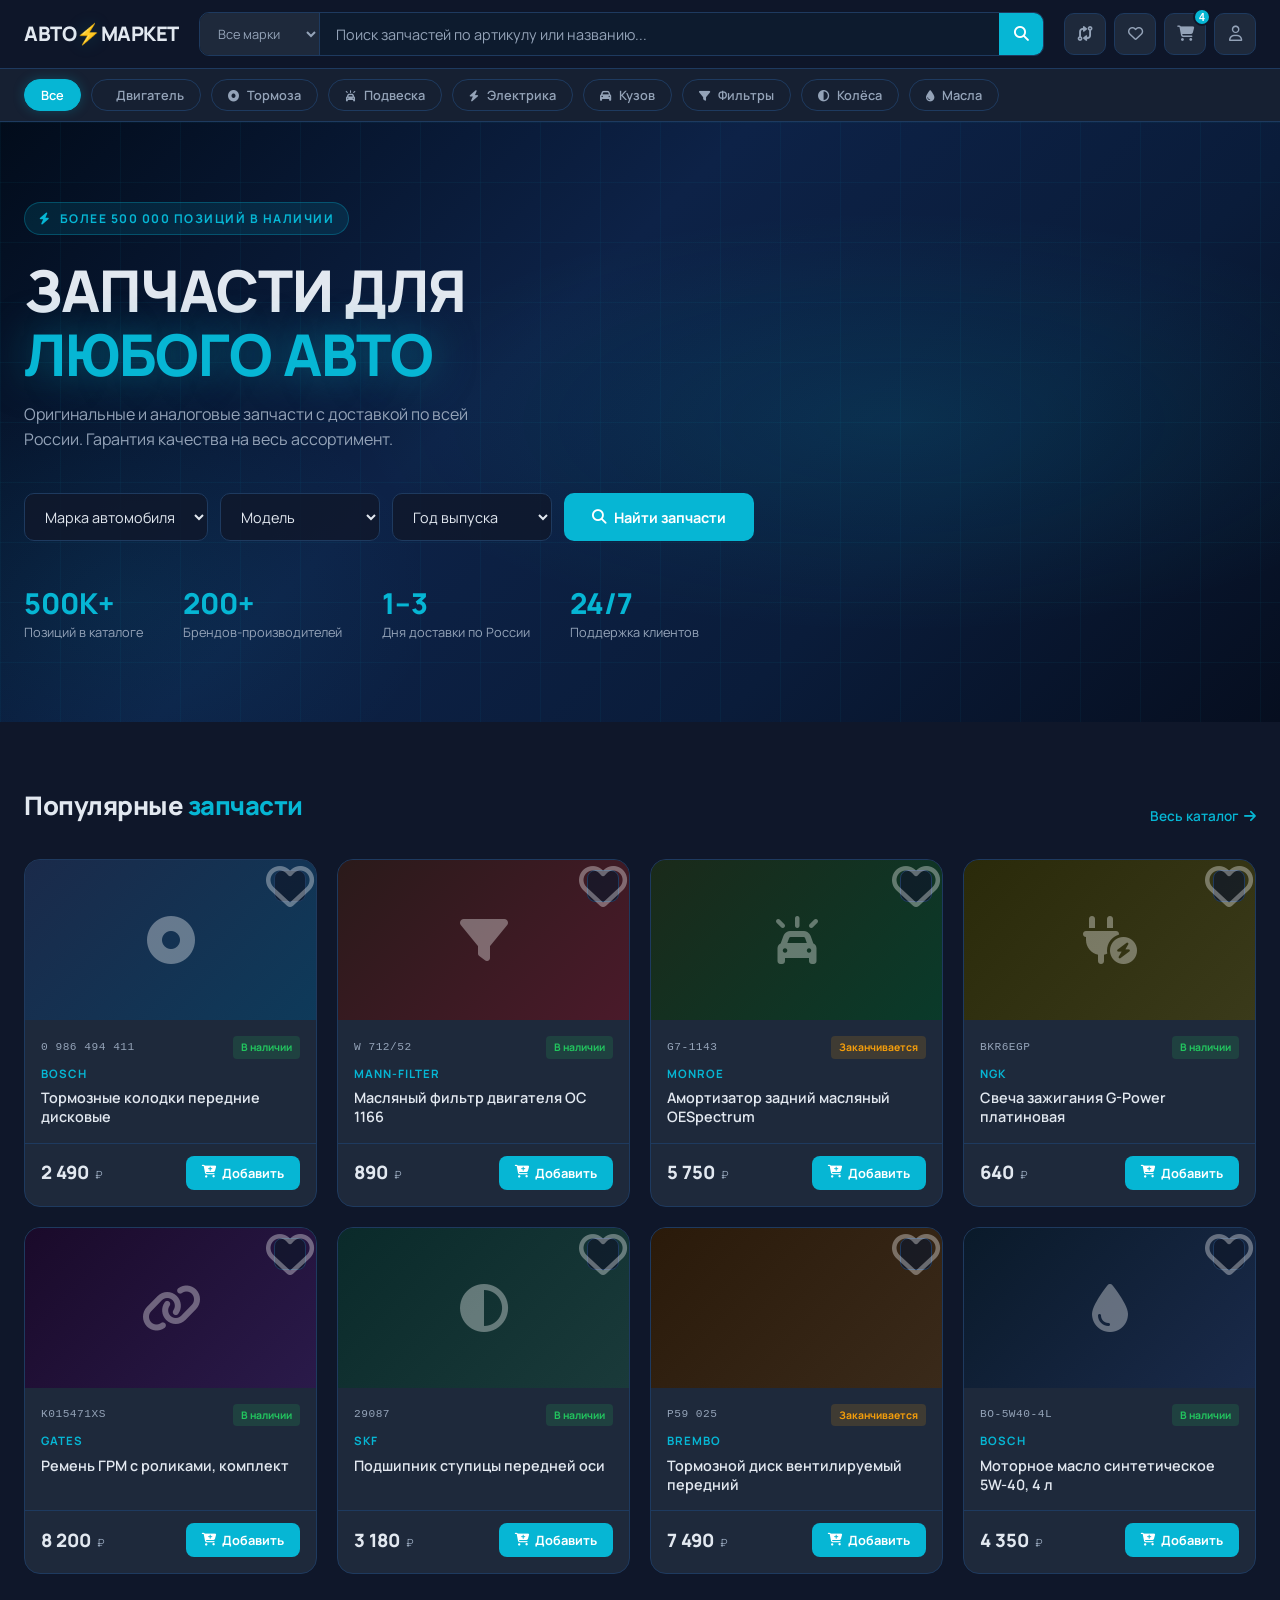
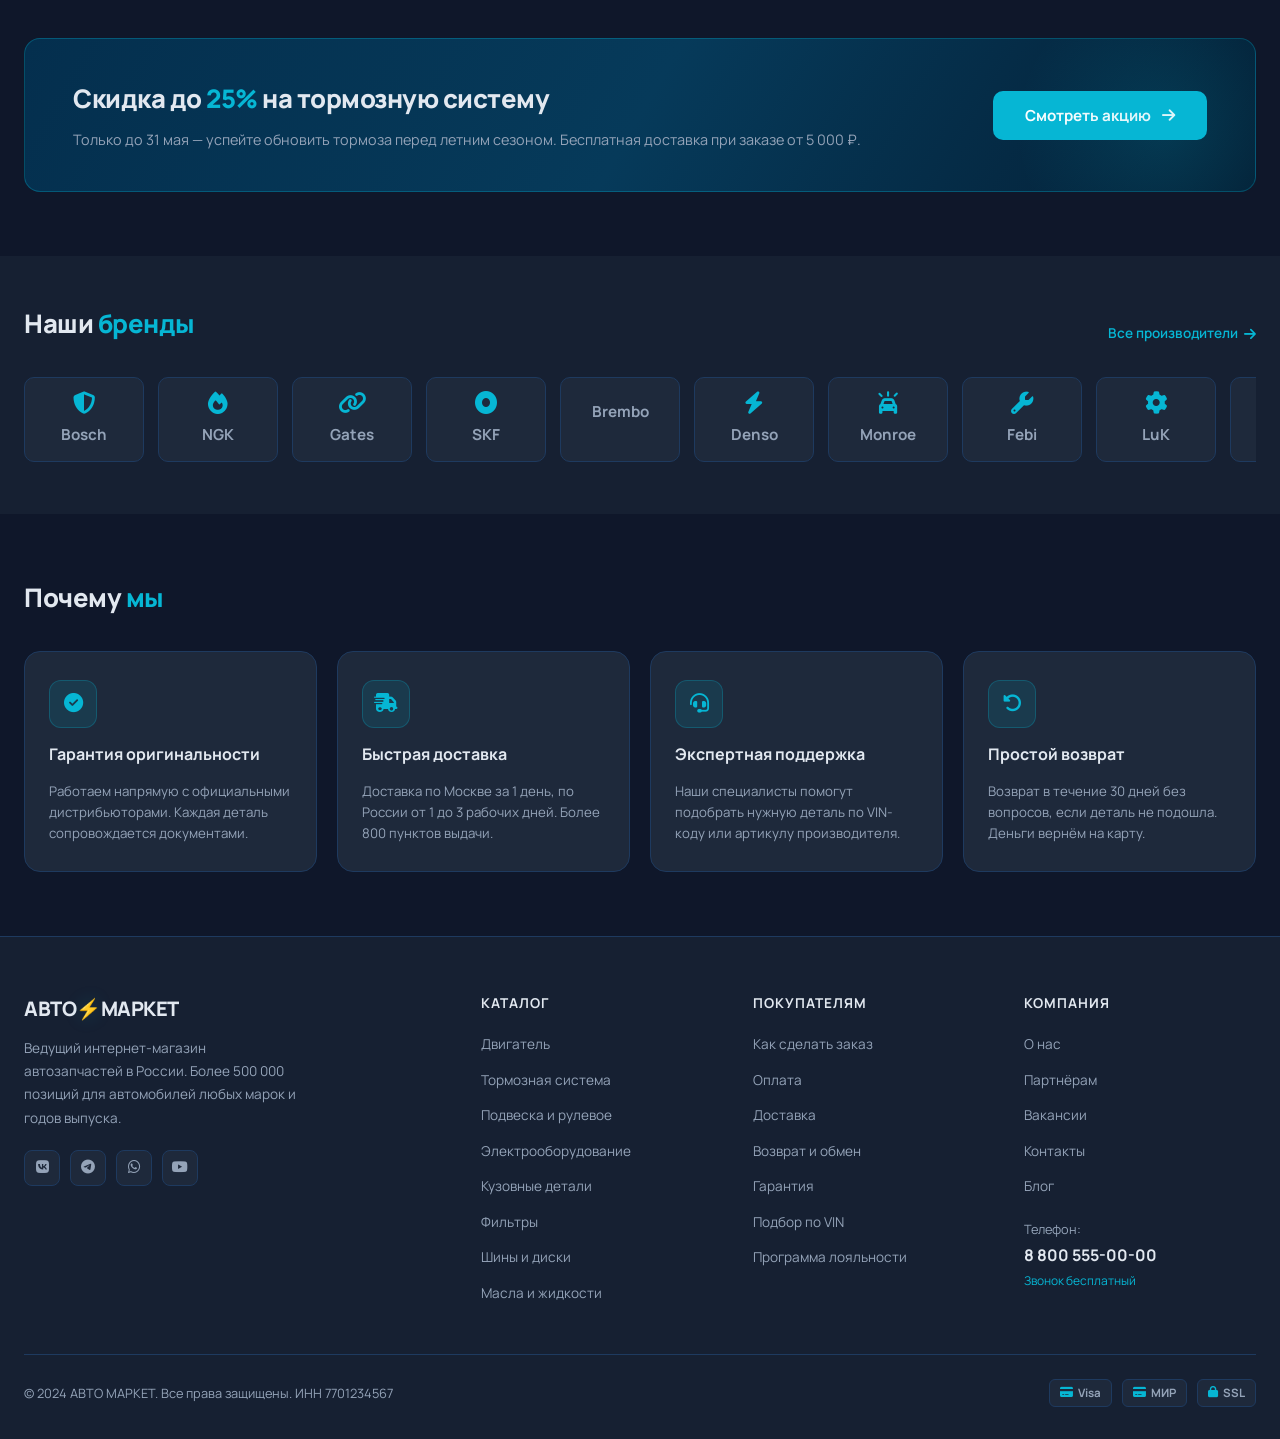
<file: templates/site2/index.html>
<!DOCTYPE html>
<html lang="ru">
<head>
  <meta charset="UTF-8" />
  <meta name="viewport" content="width=device-width, initial-scale=1.0" />
  <title>АВТО МАРКЕТ — Запчасти для любого авто</title>
  <link rel="preconnect" href="https://fonts.googleapis.com" />
  <link rel="preconnect" href="https://fonts.gstatic.com" crossorigin />
  <link href="https://fonts.googleapis.com/css2?family=Manrope:wght@400;500;600;700;800&display=swap" rel="stylesheet" />
  <link rel="stylesheet" href="https://cdnjs.cloudflare.com/ajax/libs/font-awesome/6.5.0/css/all.min.css" />
  <style>
    *, *::before, *::after { box-sizing: border-box; margin: 0; padding: 0; }

    :root {
      --bg-base:    #0f172a;
      --bg-card:    #1e293b;
      --bg-card2:   #162032;
      --bg-input:   #0d1b2e;
      --accent:     #06b6d4;
      --accent-h:   #0891b2;
      --accent-glow:#06b6d440;
      --text:       #e2e8f0;
      --text-muted: #94a3b8;
      --border:     #1e3a5f;
      --success:    #22c55e;
      --warning:    #f59e0b;
      --radius:     10px;
      --radius-lg:  16px;
    }

    html { scroll-behavior: smooth; }

    body {
      font-family: 'Manrope', sans-serif;
      background: var(--bg-base);
      color: var(--text);
      min-height: 100vh;
      line-height: 1.6;
    }

    a { text-decoration: none; color: inherit; }

    /* ─── SCROLLBAR ─────────────────────────────────────── */
    ::-webkit-scrollbar { width: 6px; height: 6px; }
    ::-webkit-scrollbar-track { background: var(--bg-base); }
    ::-webkit-scrollbar-thumb { background: var(--border); border-radius: 3px; }
    ::-webkit-scrollbar-thumb:hover { background: var(--accent); }

    /* ─── HEADER ────────────────────────────────────────── */
    header {
      position: sticky;
      top: 0;
      z-index: 100;
      background: rgba(15, 23, 42, 0.92);
      backdrop-filter: blur(16px);
      border-bottom: 1px solid var(--border);
    }

    .header-inner {
      max-width: 1280px;
      margin: 0 auto;
      padding: 0 24px;
      height: 68px;
      display: flex;
      align-items: center;
      gap: 20px;
    }

    .logo {
      font-size: 1.25rem;
      font-weight: 800;
      white-space: nowrap;
      letter-spacing: -0.5px;
      color: var(--text);
      flex-shrink: 0;
    }

    .logo span {
      color: var(--accent);
      text-shadow: 0 0 18px var(--accent-glow);
    }

    .search-wrap {
      flex: 1;
      display: flex;
      align-items: center;
      background: var(--bg-input);
      border: 1px solid var(--border);
      border-radius: var(--radius);
      overflow: hidden;
      transition: border-color .2s;
    }
    .search-wrap:focus-within { border-color: var(--accent); box-shadow: 0 0 0 3px var(--accent-glow); }

    .search-select {
      background: var(--bg-card);
      border: none;
      border-right: 1px solid var(--border);
      color: var(--text-muted);
      font-family: inherit;
      font-size: .8rem;
      padding: 0 14px;
      height: 42px;
      cursor: pointer;
      outline: none;
    }

    .search-input {
      flex: 1;
      background: transparent;
      border: none;
      color: var(--text);
      font-family: inherit;
      font-size: .9rem;
      padding: 0 16px;
      height: 42px;
      outline: none;
    }
    .search-input::placeholder { color: var(--text-muted); }

    .search-btn {
      background: var(--accent);
      border: none;
      color: #fff;
      width: 44px;
      height: 42px;
      cursor: pointer;
      display: flex;
      align-items: center;
      justify-content: center;
      font-size: .95rem;
      transition: background .2s;
      flex-shrink: 0;
    }
    .search-btn:hover { background: var(--accent-h); }

    .header-actions {
      display: flex;
      align-items: center;
      gap: 8px;
      flex-shrink: 0;
    }

    .icon-btn {
      position: relative;
      background: var(--bg-card);
      border: 1px solid var(--border);
      border-radius: var(--radius);
      color: var(--text-muted);
      width: 42px;
      height: 42px;
      display: flex;
      align-items: center;
      justify-content: center;
      cursor: pointer;
      font-size: .95rem;
      transition: border-color .2s, color .2s;
    }
    .icon-btn:hover { border-color: var(--accent); color: var(--accent); }

    .badge {
      position: absolute;
      top: -6px;
      right: -6px;
      background: var(--accent);
      color: #fff;
      font-size: .65rem;
      font-weight: 700;
      width: 18px;
      height: 18px;
      border-radius: 50%;
      display: flex;
      align-items: center;
      justify-content: center;
      border: 2px solid var(--bg-base);
    }

    /* ─── FILTER BAR ────────────────────────────────────── */
    .filter-bar {
      background: var(--bg-card2);
      border-bottom: 1px solid var(--border);
    }

    .filter-inner {
      max-width: 1280px;
      margin: 0 auto;
      padding: 0 24px;
      display: flex;
      align-items: center;
      gap: 10px;
      overflow-x: auto;
      height: 52px;
      scrollbar-width: none;
    }
    .filter-inner::-webkit-scrollbar { display: none; }

    .chip {
      white-space: nowrap;
      padding: 6px 16px;
      border-radius: 20px;
      border: 1px solid var(--border);
      background: transparent;
      color: var(--text-muted);
      font-family: inherit;
      font-size: .8rem;
      font-weight: 600;
      cursor: pointer;
      transition: all .2s;
      flex-shrink: 0;
    }
    .chip:hover, .chip.active {
      background: var(--accent);
      border-color: var(--accent);
      color: #fff;
      box-shadow: 0 0 12px var(--accent-glow);
    }

    /* ─── HERO ──────────────────────────────────────────── */
    .hero {
      background: linear-gradient(135deg, #020c1b 0%, #0d2247 40%, #0a1c3a 70%, #060e1f 100%);
      padding: 80px 24px;
      position: relative;
      overflow: hidden;
    }

    .hero::before {
      content: '';
      position: absolute;
      inset: 0;
      background:
        radial-gradient(ellipse 60% 50% at 70% 50%, rgba(6,182,212,.12) 0%, transparent 70%),
        radial-gradient(ellipse 40% 60% at 10% 80%, rgba(6,182,212,.07) 0%, transparent 60%);
      pointer-events: none;
    }

    .hero-grid-lines {
      position: absolute;
      inset: 0;
      background-image:
        linear-gradient(rgba(6,182,212,.05) 1px, transparent 1px),
        linear-gradient(90deg, rgba(6,182,212,.05) 1px, transparent 1px);
      background-size: 60px 60px;
      pointer-events: none;
    }

    .hero-content {
      max-width: 1280px;
      margin: 0 auto;
      position: relative;
    }

    .hero-label {
      display: inline-flex;
      align-items: center;
      gap: 8px;
      background: rgba(6,182,212,.12);
      border: 1px solid rgba(6,182,212,.3);
      color: var(--accent);
      font-size: .75rem;
      font-weight: 700;
      letter-spacing: 1.5px;
      text-transform: uppercase;
      padding: 6px 14px;
      border-radius: 20px;
      margin-bottom: 24px;
    }

    .hero h1 {
      font-size: clamp(2rem, 5vw, 3.6rem);
      font-weight: 800;
      line-height: 1.1;
      letter-spacing: -1px;
      max-width: 700px;
      margin-bottom: 16px;
    }

    .hero h1 .hl {
      color: var(--accent);
      text-shadow: 0 0 40px rgba(6,182,212,.5);
    }

    .hero p {
      color: var(--text-muted);
      font-size: 1rem;
      max-width: 500px;
      margin-bottom: 40px;
    }

    .hero-form {
      display: flex;
      flex-wrap: wrap;
      gap: 12px;
      align-items: center;
    }

    .hero-select {
      background: rgba(15,23,42,.8);
      border: 1px solid var(--border);
      border-radius: var(--radius);
      color: var(--text);
      font-family: inherit;
      font-size: .9rem;
      padding: 0 16px;
      height: 48px;
      cursor: pointer;
      outline: none;
      min-width: 160px;
      transition: border-color .2s;
    }
    .hero-select:focus { border-color: var(--accent); }

    .hero-cta {
      background: var(--accent);
      color: #fff;
      border: none;
      border-radius: var(--radius);
      font-family: inherit;
      font-size: .9rem;
      font-weight: 700;
      padding: 0 28px;
      height: 48px;
      cursor: pointer;
      display: flex;
      align-items: center;
      gap: 8px;
      transition: background .2s, box-shadow .2s;
      white-space: nowrap;
    }
    .hero-cta:hover {
      background: var(--accent-h);
      box-shadow: 0 0 24px rgba(6,182,212,.45);
    }

    .hero-stats {
      display: flex;
      gap: 40px;
      margin-top: 48px;
      flex-wrap: wrap;
    }

    .stat-item { }
    .stat-num {
      font-size: 1.8rem;
      font-weight: 800;
      color: var(--accent);
      line-height: 1;
    }
    .stat-label { font-size: .8rem; color: var(--text-muted); margin-top: 4px; }

    /* ─── SECTION TITLES ────────────────────────────────── */
    .section { padding: 64px 24px; }
    .section-inner { max-width: 1280px; margin: 0 auto; }

    .section-head {
      display: flex;
      align-items: flex-end;
      justify-content: space-between;
      margin-bottom: 32px;
      gap: 16px;
      flex-wrap: wrap;
    }

    .section-title {
      font-size: 1.6rem;
      font-weight: 800;
      letter-spacing: -0.5px;
    }

    .section-title span { color: var(--accent); }

    .see-all {
      color: var(--accent);
      font-size: .85rem;
      font-weight: 600;
      display: flex;
      align-items: center;
      gap: 6px;
      white-space: nowrap;
      transition: gap .2s;
    }
    .see-all:hover { gap: 10px; }

    /* ─── PRODUCT GRID ──────────────────────────────────── */
    .product-grid {
      display: grid;
      grid-template-columns: repeat(4, 1fr);
      gap: 20px;
    }

    .product-card {
      background: var(--bg-card);
      border: 1px solid var(--border);
      border-radius: var(--radius-lg);
      overflow: hidden;
      display: flex;
      flex-direction: column;
      transition: border-color .2s, transform .2s, box-shadow .2s;
      position: relative;
    }
    .product-card:hover {
      border-color: var(--accent);
      transform: translateY(-4px);
      box-shadow: 0 16px 40px rgba(0,0,0,.4), 0 0 0 1px var(--accent-glow);
    }

    .card-image {
      height: 160px;
      display: flex;
      align-items: center;
      justify-content: center;
      position: relative;
      overflow: hidden;
    }

    .card-image i {
      font-size: 3rem;
      opacity: .35;
      color: #fff;
      position: relative;
      z-index: 1;
    }

    .img-g1  { background: linear-gradient(135deg, #1a2a4a, #0e3a5a); }
    .img-g2  { background: linear-gradient(135deg, #2a1a1a, #4a1a2a); }
    .img-g3  { background: linear-gradient(135deg, #1a2a1a, #0a3a2a); }
    .img-g4  { background: linear-gradient(135deg, #2a2a0a, #3a3a1a); }
    .img-g5  { background: linear-gradient(135deg, #1a0a2a, #2a1a4a); }
    .img-g6  { background: linear-gradient(135deg, #0a2a2a, #1a3a3a); }
    .img-g7  { background: linear-gradient(135deg, #2a1a0a, #3a2a1a); }
    .img-g8  { background: linear-gradient(135deg, #0a1a2a, #1a2a4a); }

    .card-wishlist {
      position: absolute;
      top: 10px;
      right: 10px;
      background: rgba(15,23,42,.7);
      border: 1px solid var(--border);
      border-radius: 8px;
      width: 32px;
      height: 32px;
      display: flex;
      align-items: center;
      justify-content: center;
      color: var(--text-muted);
      font-size: .8rem;
      cursor: pointer;
      transition: all .2s;
      z-index: 2;
    }
    .card-wishlist:hover { color: #f87171; border-color: #f87171; }

    .card-body {
      padding: 16px;
      flex: 1;
      display: flex;
      flex-direction: column;
      gap: 6px;
    }

    .card-meta {
      display: flex;
      align-items: center;
      justify-content: space-between;
    }

    .part-number {
      font-size: .7rem;
      color: var(--text-muted);
      font-family: 'Courier New', monospace;
      letter-spacing: .5px;
    }

    .stock-badge {
      font-size: .65rem;
      font-weight: 700;
      padding: 3px 8px;
      border-radius: 4px;
    }
    .stock-in    { background: rgba(34,197,94,.15);  color: var(--success); }
    .stock-low   { background: rgba(245,158,11,.15); color: var(--warning); }

    .card-brand {
      font-size: .72rem;
      font-weight: 700;
      color: var(--accent);
      text-transform: uppercase;
      letter-spacing: 1px;
    }

    .card-name {
      font-size: .9rem;
      font-weight: 600;
      color: var(--text);
      line-height: 1.3;
    }

    .card-footer {
      padding: 12px 16px 16px;
      display: flex;
      align-items: center;
      justify-content: space-between;
      gap: 10px;
      border-top: 1px solid var(--border);
      margin-top: auto;
    }

    .card-price {
      font-size: 1.15rem;
      font-weight: 800;
      color: var(--text);
    }
    .card-price small {
      font-size: .7rem;
      color: var(--text-muted);
      font-weight: 400;
      margin-left: 2px;
    }

    .add-btn {
      background: var(--accent);
      color: #fff;
      border: none;
      border-radius: 8px;
      font-family: inherit;
      font-size: .8rem;
      font-weight: 700;
      padding: 8px 16px;
      cursor: pointer;
      display: flex;
      align-items: center;
      gap: 6px;
      transition: background .2s, box-shadow .2s;
      white-space: nowrap;
    }
    .add-btn:hover {
      background: var(--accent-h);
      box-shadow: 0 0 16px var(--accent-glow);
    }

    /* ─── BRANDS ────────────────────────────────────────── */
    .brands-section { background: var(--bg-card2); padding: 48px 24px; }

    .brands-scroll {
      display: flex;
      gap: 14px;
      overflow-x: auto;
      padding-bottom: 4px;
      scrollbar-width: none;
    }
    .brands-scroll::-webkit-scrollbar { display: none; }

    .brand-chip {
      flex-shrink: 0;
      background: var(--bg-card);
      border: 1px solid var(--border);
      border-radius: var(--radius);
      padding: 14px 28px;
      font-weight: 700;
      font-size: .95rem;
      color: var(--text-muted);
      cursor: pointer;
      transition: all .2s;
      display: flex;
      flex-direction: column;
      align-items: center;
      gap: 8px;
      min-width: 120px;
    }
    .brand-chip i { font-size: 1.4rem; color: var(--accent); }
    .brand-chip:hover {
      border-color: var(--accent);
      color: var(--text);
      box-shadow: 0 0 16px var(--accent-glow);
      transform: translateY(-2px);
    }

    /* ─── WHY US ────────────────────────────────────────── */
    .features-grid {
      display: grid;
      grid-template-columns: repeat(4, 1fr);
      gap: 20px;
    }

    .feature-card {
      background: var(--bg-card);
      border: 1px solid var(--border);
      border-radius: var(--radius-lg);
      padding: 28px 24px;
      display: flex;
      flex-direction: column;
      gap: 14px;
      transition: border-color .2s, transform .2s;
    }
    .feature-card:hover {
      border-color: var(--accent);
      transform: translateY(-3px);
    }

    .feature-icon {
      width: 48px;
      height: 48px;
      border-radius: 12px;
      background: rgba(6,182,212,.12);
      border: 1px solid rgba(6,182,212,.25);
      display: flex;
      align-items: center;
      justify-content: center;
      font-size: 1.2rem;
      color: var(--accent);
    }

    .feature-card h3 {
      font-size: 1rem;
      font-weight: 700;
    }

    .feature-card p {
      font-size: .83rem;
      color: var(--text-muted);
      line-height: 1.55;
    }

    /* ─── PROMO BANNER ──────────────────────────────────── */
    .promo-banner {
      margin: 0 24px 64px;
      max-width: 1280px;
      margin-left: auto;
      margin-right: auto;
      background: linear-gradient(120deg, #042f4e 0%, #063a5a 50%, #041f35 100%);
      border: 1px solid rgba(6,182,212,.3);
      border-radius: var(--radius-lg);
      padding: 40px 48px;
      display: flex;
      align-items: center;
      justify-content: space-between;
      gap: 32px;
      position: relative;
      overflow: hidden;
    }
    .promo-banner::after {
      content: '';
      position: absolute;
      right: -60px;
      top: -60px;
      width: 300px;
      height: 300px;
      border-radius: 50%;
      background: radial-gradient(circle, rgba(6,182,212,.15) 0%, transparent 70%);
      pointer-events: none;
    }

    .promo-text h2 { font-size: 1.6rem; font-weight: 800; letter-spacing: -.5px; }
    .promo-text h2 span { color: var(--accent); }
    .promo-text p { color: var(--text-muted); font-size: .9rem; margin-top: 8px; }

    .promo-btn {
      background: var(--accent);
      color: #fff;
      border: none;
      border-radius: var(--radius);
      font-family: inherit;
      font-size: .95rem;
      font-weight: 700;
      padding: 14px 32px;
      cursor: pointer;
      white-space: nowrap;
      flex-shrink: 0;
      transition: background .2s, box-shadow .2s;
    }
    .promo-btn:hover {
      background: var(--accent-h);
      box-shadow: 0 0 24px var(--accent-glow);
    }

    /* ─── FOOTER ────────────────────────────────────────── */
    footer {
      background: var(--bg-card2);
      border-top: 1px solid var(--border);
      padding: 56px 24px 32px;
    }

    .footer-inner {
      max-width: 1280px;
      margin: 0 auto;
    }

    .footer-top {
      display: grid;
      grid-template-columns: 1.8fr 1fr 1fr 1fr;
      gap: 40px;
      margin-bottom: 48px;
    }

    .footer-brand p {
      color: var(--text-muted);
      font-size: .85rem;
      margin-top: 12px;
      line-height: 1.7;
      max-width: 280px;
    }

    .footer-socials {
      display: flex;
      gap: 10px;
      margin-top: 20px;
    }

    .social-btn {
      width: 36px;
      height: 36px;
      border-radius: 8px;
      background: var(--bg-card);
      border: 1px solid var(--border);
      display: flex;
      align-items: center;
      justify-content: center;
      color: var(--text-muted);
      font-size: .9rem;
      cursor: pointer;
      transition: all .2s;
    }
    .social-btn:hover { border-color: var(--accent); color: var(--accent); }

    .footer-col h4 {
      font-size: .85rem;
      font-weight: 700;
      text-transform: uppercase;
      letter-spacing: 1px;
      color: var(--text);
      margin-bottom: 16px;
    }

    .footer-col ul {
      list-style: none;
      display: flex;
      flex-direction: column;
      gap: 10px;
    }

    .footer-col ul li a {
      color: var(--text-muted);
      font-size: .85rem;
      transition: color .2s;
    }
    .footer-col ul li a:hover { color: var(--accent); }

    .footer-bottom {
      border-top: 1px solid var(--border);
      padding-top: 24px;
      display: flex;
      align-items: center;
      justify-content: space-between;
      flex-wrap: wrap;
      gap: 12px;
    }

    .footer-bottom p { font-size: .8rem; color: var(--text-muted); }

    .footer-badges {
      display: flex;
      gap: 10px;
    }

    .pay-badge {
      background: var(--bg-card);
      border: 1px solid var(--border);
      border-radius: 6px;
      padding: 4px 10px;
      font-size: .72rem;
      font-weight: 700;
      color: var(--text-muted);
      display: flex;
      align-items: center;
      gap: 5px;
    }
    .pay-badge i { color: var(--accent); }

    /* ─── RESPONSIVE ────────────────────────────────────── */
    @media (max-width: 1100px) {
      .product-grid { grid-template-columns: repeat(3, 1fr); }
      .footer-top { grid-template-columns: 1fr 1fr; }
    }

    @media (max-width: 860px) {
      .features-grid { grid-template-columns: repeat(2, 1fr); }
      .product-grid { grid-template-columns: repeat(2, 1fr); }
      .hero h1 { font-size: 2rem; }
      .hero-stats { gap: 24px; }
      .promo-banner { flex-direction: column; text-align: center; padding: 32px 24px; }
      .promo-banner::after { display: none; }
    }

    @media (max-width: 640px) {
      .header-inner { gap: 12px; }
      .search-select { display: none; }
      .product-grid { grid-template-columns: 1fr 1fr; gap: 12px; }
      .features-grid { grid-template-columns: 1fr; }
      .footer-top { grid-template-columns: 1fr; }
      .hero { padding: 48px 24px; }
      .hero-form { flex-direction: column; align-items: stretch; }
      .hero-select, .hero-cta { width: 100%; }
      .section { padding: 40px 24px; }
      .stat-num { font-size: 1.4rem; }
    }

    @media (max-width: 420px) {
      .product-grid { grid-template-columns: 1fr; }
    }
  </style>
</head>
<body>

<!-- ═══════════ HEADER ═══════════ -->
<header>
  <div class="header-inner">
    <a href="#" class="logo">АВТО<span>⚡</span>МАРКЕТ</a>

    <div class="search-wrap">
      <select class="search-select">
        <option>Все марки</option>
        <option>Toyota</option>
        <option>BMW</option>
        <option>Mercedes</option>
        <option>Lada</option>
        <option>Kia</option>
        <option>Hyundai</option>
        <option>Ford</option>
        <option>Volkswagen</option>
        <option>Audi</option>
        <option>Renault</option>
      </select>
      <input class="search-input" type="text" placeholder="Поиск запчастей по артикулу или названию..." />
      <button class="search-btn"><i class="fas fa-magnifying-glass"></i></button>
    </div>

    <div class="header-actions">
      <button class="icon-btn" title="Сравнение">
        <i class="fas fa-code-compare"></i>
      </button>
      <button class="icon-btn" title="Избранное">
        <i class="far fa-heart"></i>
      </button>
      <button class="icon-btn" title="Корзина">
        <i class="fas fa-cart-shopping"></i>
        <span class="badge">4</span>
      </button>
      <button class="icon-btn" title="Профиль">
        <i class="far fa-user"></i>
      </button>
    </div>
  </div>
</header>

<!-- ═══════════ FILTER BAR ═══════════ -->
<nav class="filter-bar">
  <div class="filter-inner">
    <button class="chip active">Все</button>
    <button class="chip"><i class="fas fa-engine" style="margin-right:5px;font-size:.7rem;"></i> Двигатель</button>
    <button class="chip"><i class="fas fa-circle-dot" style="margin-right:5px;font-size:.7rem;"></i> Тормоза</button>
    <button class="chip"><i class="fas fa-car-on" style="margin-right:5px;font-size:.7rem;"></i> Подвеска</button>
    <button class="chip"><i class="fas fa-bolt" style="margin-right:5px;font-size:.7rem;"></i> Электрика</button>
    <button class="chip"><i class="fas fa-car" style="margin-right:5px;font-size:.7rem;"></i> Кузов</button>
    <button class="chip"><i class="fas fa-filter" style="margin-right:5px;font-size:.7rem;"></i> Фильтры</button>
    <button class="chip"><i class="fas fa-circle-half-stroke" style="margin-right:5px;font-size:.7rem;"></i> Колёса</button>
    <button class="chip"><i class="fas fa-droplet" style="margin-right:5px;font-size:.7rem;"></i> Масла</button>
  </div>
</nav>

<!-- ═══════════ HERO ═══════════ -->
<section class="hero">
  <div class="hero-grid-lines"></div>
  <div class="hero-content">
    <div class="hero-label">
      <i class="fas fa-bolt"></i>
      Более 500 000 позиций в наличии
    </div>
    <h1>ЗАПЧАСТИ ДЛЯ<br /><span class="hl">ЛЮБОГО АВТО</span></h1>
    <p>Оригинальные и аналоговые запчасти с доставкой по всей России. Гарантия качества на весь ассортимент.</p>

    <div class="hero-form">
      <select class="hero-select">
        <option value="" disabled selected>Марка автомобиля</option>
        <option>Toyota</option>
        <option>BMW</option>
        <option>Mercedes-Benz</option>
        <option>Volkswagen</option>
        <option>Lada (ВАЗ)</option>
        <option>Kia</option>
        <option>Hyundai</option>
        <option>Ford</option>
        <option>Audi</option>
        <option>Renault</option>
        <option>Nissan</option>
        <option>Mazda</option>
      </select>
      <select class="hero-select">
        <option value="" disabled selected>Модель</option>
        <option>Camry</option>
        <option>Corolla</option>
        <option>RAV4</option>
        <option>Land Cruiser</option>
      </select>
      <select class="hero-select">
        <option value="" disabled selected>Год выпуска</option>
        <option>2024</option>
        <option>2023</option>
        <option>2022</option>
        <option>2021</option>
        <option>2020</option>
        <option>2019</option>
        <option>2018</option>
        <option>2017</option>
        <option>2016</option>
        <option>2015</option>
        <option>2010–2014</option>
        <option>2005–2009</option>
        <option>2000–2004</option>
      </select>
      <button class="hero-cta">
        <i class="fas fa-magnifying-glass"></i>
        Найти запчасти
      </button>
    </div>

    <div class="hero-stats">
      <div class="stat-item">
        <div class="stat-num">500K+</div>
        <div class="stat-label">Позиций в каталоге</div>
      </div>
      <div class="stat-item">
        <div class="stat-num">200+</div>
        <div class="stat-label">Брендов-производителей</div>
      </div>
      <div class="stat-item">
        <div class="stat-num">1–3</div>
        <div class="stat-label">Дня доставки по России</div>
      </div>
      <div class="stat-item">
        <div class="stat-num">24/7</div>
        <div class="stat-label">Поддержка клиентов</div>
      </div>
    </div>
  </div>
</section>

<!-- ═══════════ PRODUCTS ═══════════ -->
<section class="section">
  <div class="section-inner">
    <div class="section-head">
      <h2 class="section-title">Популярные <span>запчасти</span></h2>
      <a href="#" class="see-all">Весь каталог <i class="fas fa-arrow-right"></i></a>
    </div>

    <div class="product-grid">

      <!-- Card 1 -->
      <div class="product-card">
        <div class="card-image img-g1">
          <i class="fas fa-circle-dot"></i>
          <div class="card-wishlist"><i class="far fa-heart"></i></div>
        </div>
        <div class="card-body">
          <div class="card-meta">
            <span class="part-number">0 986 494 411</span>
            <span class="stock-badge stock-in">В наличии</span>
          </div>
          <div class="card-brand">Bosch</div>
          <div class="card-name">Тормозные колодки передние дисковые</div>
        </div>
        <div class="card-footer">
          <div class="card-price">2 490 <small>₽</small></div>
          <button class="add-btn"><i class="fas fa-cart-plus"></i> Добавить</button>
        </div>
      </div>

      <!-- Card 2 -->
      <div class="product-card">
        <div class="card-image img-g2">
          <i class="fas fa-filter"></i>
          <div class="card-wishlist"><i class="far fa-heart"></i></div>
        </div>
        <div class="card-body">
          <div class="card-meta">
            <span class="part-number">W 712/52</span>
            <span class="stock-badge stock-in">В наличии</span>
          </div>
          <div class="card-brand">Mann-Filter</div>
          <div class="card-name">Масляный фильтр двигателя OC 1166</div>
        </div>
        <div class="card-footer">
          <div class="card-price">890 <small>₽</small></div>
          <button class="add-btn"><i class="fas fa-cart-plus"></i> Добавить</button>
        </div>
      </div>

      <!-- Card 3 -->
      <div class="product-card">
        <div class="card-image img-g3">
          <i class="fas fa-car-on"></i>
          <div class="card-wishlist"><i class="far fa-heart"></i></div>
        </div>
        <div class="card-body">
          <div class="card-meta">
            <span class="part-number">G7-1143</span>
            <span class="stock-badge stock-low">Заканчивается</span>
          </div>
          <div class="card-brand">Monroe</div>
          <div class="card-name">Амортизатор задний масляный OESpectrum</div>
        </div>
        <div class="card-footer">
          <div class="card-price">5 750 <small>₽</small></div>
          <button class="add-btn"><i class="fas fa-cart-plus"></i> Добавить</button>
        </div>
      </div>

      <!-- Card 4 -->
      <div class="product-card">
        <div class="card-image img-g4">
          <i class="fas fa-plug-circle-bolt"></i>
          <div class="card-wishlist"><i class="far fa-heart"></i></div>
        </div>
        <div class="card-body">
          <div class="card-meta">
            <span class="part-number">BKR6EGP</span>
            <span class="stock-badge stock-in">В наличии</span>
          </div>
          <div class="card-brand">NGK</div>
          <div class="card-name">Свеча зажигания G-Power платиновая</div>
        </div>
        <div class="card-footer">
          <div class="card-price">640 <small>₽</small></div>
          <button class="add-btn"><i class="fas fa-cart-plus"></i> Добавить</button>
        </div>
      </div>

      <!-- Card 5 -->
      <div class="product-card">
        <div class="card-image img-g5">
          <i class="fas fa-link"></i>
          <div class="card-wishlist"><i class="far fa-heart"></i></div>
        </div>
        <div class="card-body">
          <div class="card-meta">
            <span class="part-number">K015471XS</span>
            <span class="stock-badge stock-in">В наличии</span>
          </div>
          <div class="card-brand">Gates</div>
          <div class="card-name">Ремень ГРМ с роликами, комплект</div>
        </div>
        <div class="card-footer">
          <div class="card-price">8 200 <small>₽</small></div>
          <button class="add-btn"><i class="fas fa-cart-plus"></i> Добавить</button>
        </div>
      </div>

      <!-- Card 6 -->
      <div class="product-card">
        <div class="card-image img-g6">
          <i class="fas fa-circle-half-stroke"></i>
          <div class="card-wishlist"><i class="far fa-heart"></i></div>
        </div>
        <div class="card-body">
          <div class="card-meta">
            <span class="part-number">29087</span>
            <span class="stock-badge stock-in">В наличии</span>
          </div>
          <div class="card-brand">SKF</div>
          <div class="card-name">Подшипник ступицы передней оси</div>
        </div>
        <div class="card-footer">
          <div class="card-price">3 180 <small>₽</small></div>
          <button class="add-btn"><i class="fas fa-cart-plus"></i> Добавить</button>
        </div>
      </div>

      <!-- Card 7 -->
      <div class="product-card">
        <div class="card-image img-g7">
          <i class="fas fa-brake-warning"></i>
          <div class="card-wishlist"><i class="far fa-heart"></i></div>
        </div>
        <div class="card-body">
          <div class="card-meta">
            <span class="part-number">P59 025</span>
            <span class="stock-badge stock-low">Заканчивается</span>
          </div>
          <div class="card-brand">Brembo</div>
          <div class="card-name">Тормозной диск вентилируемый передний</div>
        </div>
        <div class="card-footer">
          <div class="card-price">7 490 <small>₽</small></div>
          <button class="add-btn"><i class="fas fa-cart-plus"></i> Добавить</button>
        </div>
      </div>

      <!-- Card 8 -->
      <div class="product-card">
        <div class="card-image img-g8">
          <i class="fas fa-droplet"></i>
          <div class="card-wishlist"><i class="far fa-heart"></i></div>
        </div>
        <div class="card-body">
          <div class="card-meta">
            <span class="part-number">BO-5W40-4L</span>
            <span class="stock-badge stock-in">В наличии</span>
          </div>
          <div class="card-brand">Bosch</div>
          <div class="card-name">Моторное масло синтетическое 5W-40, 4 л</div>
        </div>
        <div class="card-footer">
          <div class="card-price">4 350 <small>₽</small></div>
          <button class="add-btn"><i class="fas fa-cart-plus"></i> Добавить</button>
        </div>
      </div>

    </div>
  </div>
</section>

<!-- ═══════════ PROMO BANNER ═══════════ -->
<div style="padding: 0 24px; max-width: 1280px; margin: 0 auto 64px;">
  <div class="promo-banner">
    <div class="promo-text">
      <h2>Скидка до <span>25%</span> на тормозную систему</h2>
      <p>Только до 31 мая — успейте обновить тормоза перед летним сезоном. Бесплатная доставка при заказе от 5 000 ₽.</p>
    </div>
    <button class="promo-btn">Смотреть акцию <i class="fas fa-arrow-right" style="margin-left:8px;"></i></button>
  </div>
</div>

<!-- ═══════════ BRANDS ═══════════ -->
<section class="brands-section">
  <div class="section-inner">
    <div class="section-head">
      <h2 class="section-title">Наши <span>бренды</span></h2>
      <a href="#" class="see-all">Все производители <i class="fas fa-arrow-right"></i></a>
    </div>
    <div class="brands-scroll">
      <div class="brand-chip"><i class="fas fa-shield-halved"></i> Bosch</div>
      <div class="brand-chip"><i class="fas fa-fire"></i> NGK</div>
      <div class="brand-chip"><i class="fas fa-link"></i> Gates</div>
      <div class="brand-chip"><i class="fas fa-circle-dot"></i> SKF</div>
      <div class="brand-chip"><i class="fas fa-brake-warning"></i> Brembo</div>
      <div class="brand-chip"><i class="fas fa-bolt"></i> Denso</div>
      <div class="brand-chip"><i class="fas fa-car-on"></i> Monroe</div>
      <div class="brand-chip"><i class="fas fa-wrench"></i> Febi</div>
      <div class="brand-chip"><i class="fas fa-gear"></i> LuK</div>
      <div class="brand-chip"><i class="fas fa-droplet"></i> Castrol</div>
      <div class="brand-chip"><i class="fas fa-filter"></i> Mann</div>
      <div class="brand-chip"><i class="fas fa-star"></i> Lemforder</div>
    </div>
  </div>
</section>

<!-- ═══════════ WHY US ═══════════ -->
<section class="section">
  <div class="section-inner">
    <div class="section-head">
      <h2 class="section-title">Почему <span>мы</span></h2>
    </div>
    <div class="features-grid">
      <div class="feature-card">
        <div class="feature-icon"><i class="fas fa-circle-check"></i></div>
        <h3>Гарантия оригинальности</h3>
        <p>Работаем напрямую с официальными дистрибьюторами. Каждая деталь сопровождается документами.</p>
      </div>
      <div class="feature-card">
        <div class="feature-icon"><i class="fas fa-truck-fast"></i></div>
        <h3>Быстрая доставка</h3>
        <p>Доставка по Москве за 1 день, по России от 1 до 3 рабочих дней. Более 800 пунктов выдачи.</p>
      </div>
      <div class="feature-card">
        <div class="feature-icon"><i class="fas fa-headset"></i></div>
        <h3>Экспертная поддержка</h3>
        <p>Наши специалисты помогут подобрать нужную деталь по VIN-коду или артикулу производителя.</p>
      </div>
      <div class="feature-card">
        <div class="feature-icon"><i class="fas fa-rotate-left"></i></div>
        <h3>Простой возврат</h3>
        <p>Возврат в течение 30 дней без вопросов, если деталь не подошла. Деньги вернём на карту.</p>
      </div>
    </div>
  </div>
</section>

<!-- ═══════════ FOOTER ═══════════ -->
<footer>
  <div class="footer-inner">
    <div class="footer-top">
      <div class="footer-brand">
        <div class="logo">АВТО<span style="color:var(--accent);">⚡</span>МАРКЕТ</div>
        <p>Ведущий интернет-магазин автозапчастей в России. Более 500 000 позиций для автомобилей любых марок и годов выпуска.</p>
        <div class="footer-socials">
          <a href="#" class="social-btn"><i class="fab fa-vk"></i></a>
          <a href="#" class="social-btn"><i class="fab fa-telegram"></i></a>
          <a href="#" class="social-btn"><i class="fab fa-whatsapp"></i></a>
          <a href="#" class="social-btn"><i class="fab fa-youtube"></i></a>
        </div>
      </div>

      <div class="footer-col">
        <h4>Каталог</h4>
        <ul>
          <li><a href="#">Двигатель</a></li>
          <li><a href="#">Тормозная система</a></li>
          <li><a href="#">Подвеска и рулевое</a></li>
          <li><a href="#">Электрооборудование</a></li>
          <li><a href="#">Кузовные детали</a></li>
          <li><a href="#">Фильтры</a></li>
          <li><a href="#">Шины и диски</a></li>
          <li><a href="#">Масла и жидкости</a></li>
        </ul>
      </div>

      <div class="footer-col">
        <h4>Покупателям</h4>
        <ul>
          <li><a href="#">Как сделать заказ</a></li>
          <li><a href="#">Оплата</a></li>
          <li><a href="#">Доставка</a></li>
          <li><a href="#">Возврат и обмен</a></li>
          <li><a href="#">Гарантия</a></li>
          <li><a href="#">Подбор по VIN</a></li>
          <li><a href="#">Программа лояльности</a></li>
        </ul>
      </div>

      <div class="footer-col">
        <h4>Компания</h4>
        <ul>
          <li><a href="#">О нас</a></li>
          <li><a href="#">Партнёрам</a></li>
          <li><a href="#">Вакансии</a></li>
          <li><a href="#">Контакты</a></li>
          <li><a href="#">Блог</a></li>
        </ul>
        <div style="margin-top:20px;">
          <div style="font-size:.8rem;color:var(--text-muted);">Телефон:</div>
          <div style="font-size:1rem;font-weight:700;margin-top:4px;">8 800 555-00-00</div>
          <div style="font-size:.75rem;color:var(--accent);margin-top:2px;">Звонок бесплатный</div>
        </div>
      </div>
    </div>

    <div class="footer-bottom">
      <p>© 2024 АВТО МАРКЕТ. Все права защищены. ИНН 7701234567</p>
      <div class="footer-badges">
        <div class="pay-badge"><i class="fas fa-credit-card"></i> Visa</div>
        <div class="pay-badge"><i class="fas fa-credit-card"></i> МИР</div>
        <div class="pay-badge"><i class="fas fa-lock"></i> SSL</div>
      </div>
    </div>
  </div>
</footer>

<script>
  // Filter chip toggle
  document.querySelectorAll('.chip').forEach(chip => {
    chip.addEventListener('click', () => {
      document.querySelectorAll('.chip').forEach(c => c.classList.remove('active'));
      chip.classList.add('active');
    });
  });

  // Wishlist toggle
  document.querySelectorAll('.card-wishlist').forEach(btn => {
    btn.addEventListener('click', () => {
      const icon = btn.querySelector('i');
      icon.classList.toggle('far');
      icon.classList.toggle('fas');
      btn.style.color = icon.classList.contains('fas') ? '#f87171' : '';
      btn.style.borderColor = icon.classList.contains('fas') ? '#f87171' : '';
    });
  });

  // Cart button feedback
  document.querySelectorAll('.add-btn').forEach(btn => {
    btn.addEventListener('click', () => {
      const orig = btn.innerHTML;
      btn.innerHTML = '<i class="fas fa-check"></i> Добавлено';
      btn.style.background = '#16a34a';
      setTimeout(() => {
        btn.innerHTML = orig;
        btn.style.background = '';
      }, 1500);
    });
  });
</script>
</body>
</html>
</file>
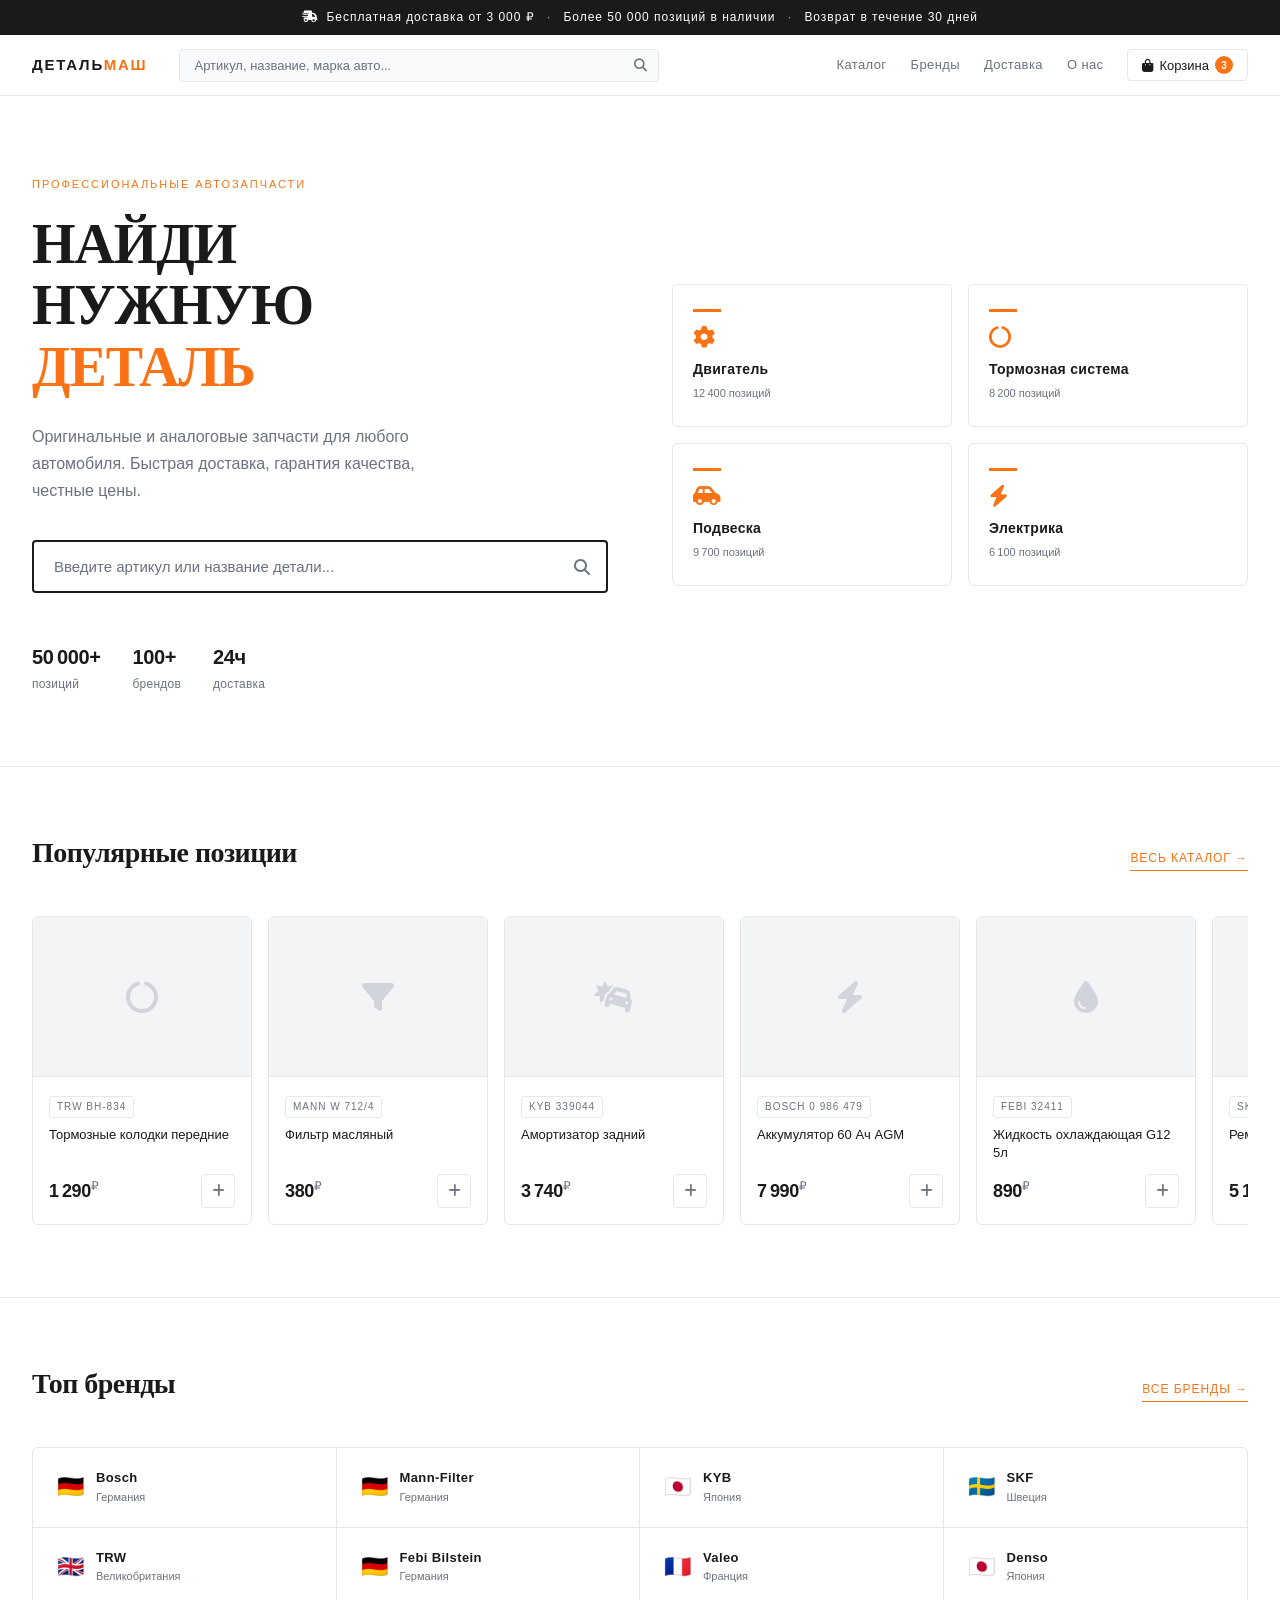
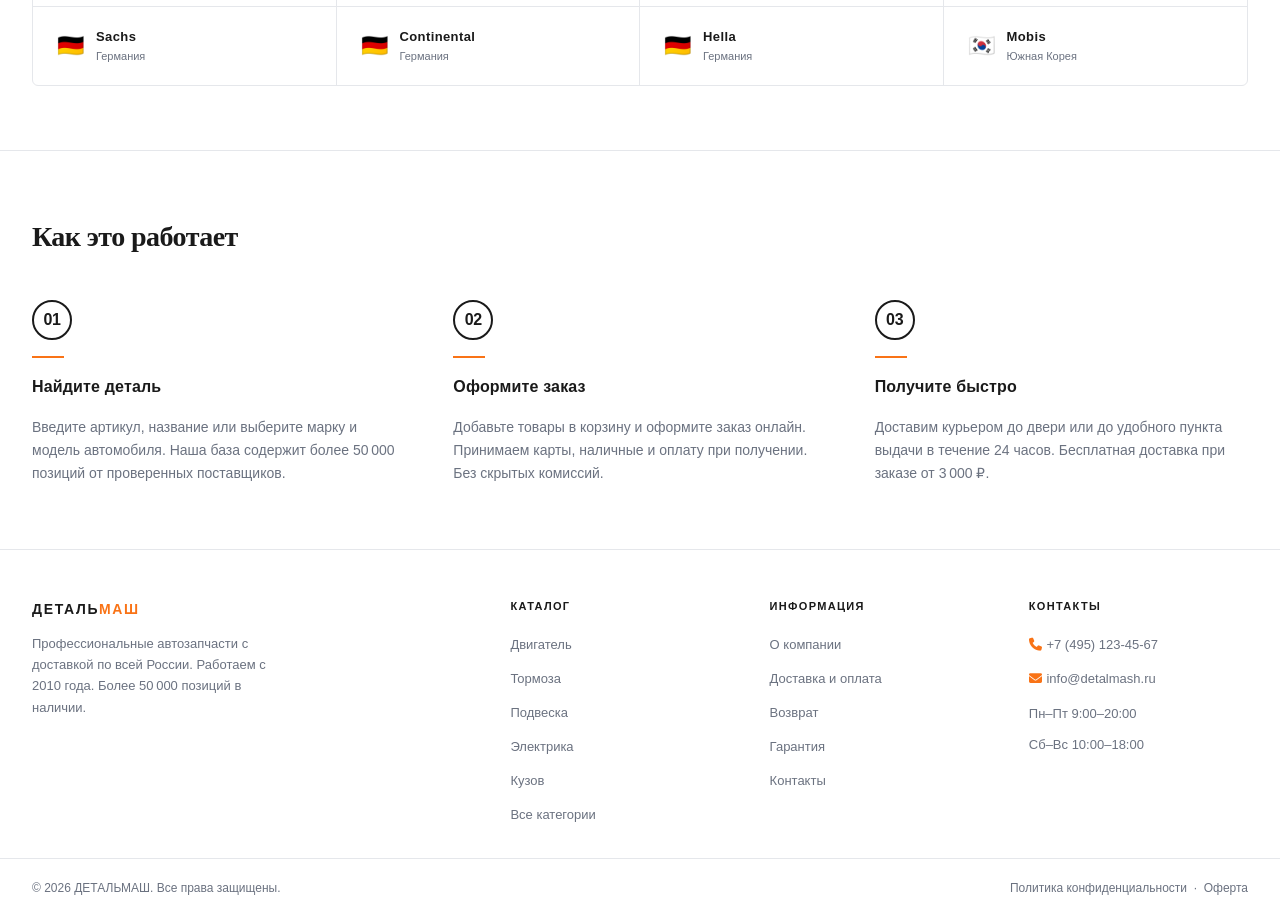
<file: templates/site3/index.html>
<!DOCTYPE html>
<html lang="ru">
<head>
  <meta charset="UTF-8">
  <meta name="viewport" content="width=device-width, initial-scale=1.0">
  <title>ДЕТАЛЬМАШ — Автозапчасти</title>
  <link rel="stylesheet" href="https://cdnjs.cloudflare.com/ajax/libs/font-awesome/6.5.1/css/all.min.css">
  <style>
    *, *::before, *::after { box-sizing: border-box; margin: 0; padding: 0; }

    :root {
      --accent: #f97316;
      --text: #1a1a1a;
      --muted: #6b7280;
      --border: #e5e7eb;
      --bg: #fff;
      --font: -apple-system, BlinkMacSystemFont, "Segoe UI", Roboto, "Helvetica Neue", Arial, sans-serif;
      --font-serif: Georgia, "Times New Roman", serif;
    }

    html { scroll-behavior: smooth; }

    body {
      font-family: var(--font);
      background: var(--bg);
      color: var(--text);
      font-size: 15px;
      line-height: 1.6;
    }

    a { color: inherit; text-decoration: none; }
    button { cursor: pointer; font-family: var(--font); }

    /* ── ANNOUNCEMENT BAR ── */
    .announce-bar {
      background: var(--text);
      color: #fff;
      text-align: center;
      font-size: 12px;
      letter-spacing: 0.08em;
      padding: 8px 20px;
    }
    .announce-bar span { opacity: 0.6; margin: 0 8px; }

    /* ── HEADER ── */
    .header {
      position: sticky;
      top: 0;
      z-index: 100;
      background: var(--bg);
      border-bottom: 1px solid var(--border);
    }

    .header-inner {
      max-width: 1280px;
      margin: 0 auto;
      padding: 0 32px;
      height: 60px;
      display: flex;
      align-items: center;
      gap: 32px;
    }

    .logo {
      font-size: 15px;
      font-weight: 700;
      letter-spacing: 0.12em;
      white-space: nowrap;
      flex-shrink: 0;
    }
    .logo em {
      color: var(--accent);
      font-style: normal;
    }

    .header-search {
      flex: 1;
      position: relative;
      max-width: 480px;
    }
    .header-search input {
      width: 100%;
      border: 1px solid var(--border);
      border-radius: 4px;
      padding: 8px 40px 8px 14px;
      font-size: 13px;
      font-family: var(--font);
      background: #f9fafb;
      color: var(--text);
      outline: none;
      transition: border-color 0.15s;
    }
    .header-search input:focus { border-color: var(--accent); background: #fff; }
    .header-search input::placeholder { color: var(--muted); }
    .header-search .search-icon {
      position: absolute;
      right: 12px;
      top: 50%;
      transform: translateY(-50%);
      color: var(--muted);
      font-size: 13px;
      pointer-events: none;
    }

    .header-nav {
      display: flex;
      align-items: center;
      gap: 24px;
      margin-left: auto;
    }
    .header-nav a {
      font-size: 13px;
      letter-spacing: 0.03em;
      color: var(--muted);
      transition: color 0.15s;
    }
    .header-nav a:hover { color: var(--text); }

    .cart-btn {
      display: flex;
      align-items: center;
      gap: 6px;
      font-size: 13px;
      color: var(--text);
      background: none;
      border: 1px solid var(--border);
      border-radius: 4px;
      padding: 6px 14px;
      transition: border-color 0.15s;
    }
    .cart-btn:hover { border-color: var(--accent); }
    .cart-count {
      background: var(--accent);
      color: #fff;
      font-size: 10px;
      font-weight: 700;
      width: 18px;
      height: 18px;
      border-radius: 50%;
      display: flex;
      align-items: center;
      justify-content: center;
    }

    /* ── HERO ── */
    .hero {
      max-width: 1280px;
      margin: 0 auto;
      padding: 80px 32px 72px;
      display: grid;
      grid-template-columns: 1fr 1fr;
      gap: 64px;
      align-items: center;
    }

    .hero-left {}

    .hero-eyebrow {
      font-size: 11px;
      letter-spacing: 0.18em;
      text-transform: uppercase;
      color: var(--accent);
      margin-bottom: 20px;
    }

    .hero-title {
      font-family: var(--font-serif);
      font-size: clamp(36px, 5vw, 56px);
      font-weight: 700;
      line-height: 1.1;
      letter-spacing: -0.02em;
      margin-bottom: 24px;
      color: var(--text);
    }
    .hero-title span { color: var(--accent); }

    .hero-sub {
      font-size: 16px;
      color: var(--muted);
      line-height: 1.7;
      margin-bottom: 36px;
      max-width: 420px;
    }

    .hero-search {
      position: relative;
      margin-bottom: 48px;
    }
    .hero-search input {
      width: 100%;
      border: 2px solid var(--text);
      border-radius: 4px;
      padding: 16px 52px 16px 20px;
      font-size: 15px;
      font-family: var(--font);
      background: var(--bg);
      color: var(--text);
      outline: none;
      transition: border-color 0.15s;
    }
    .hero-search input:focus { border-color: var(--accent); }
    .hero-search input::placeholder { color: var(--muted); }
    .hero-search .search-icon {
      position: absolute;
      right: 18px;
      top: 50%;
      transform: translateY(-50%);
      color: var(--muted);
      font-size: 16px;
      pointer-events: none;
    }

    .hero-stats {
      display: flex;
      gap: 32px;
    }
    .stat {
      display: flex;
      flex-direction: column;
      gap: 2px;
    }
    .stat-value {
      font-size: 20px;
      font-weight: 700;
      letter-spacing: -0.02em;
      color: var(--text);
    }
    .stat-label {
      font-size: 12px;
      color: var(--muted);
      letter-spacing: 0.02em;
    }

    /* ── HERO RIGHT — category grid ── */
    .hero-right {
      display: grid;
      grid-template-columns: 1fr 1fr;
      gap: 16px;
    }

    .cat-card {
      border: 1px solid var(--border);
      border-radius: 6px;
      padding: 24px 20px;
      cursor: pointer;
      transition: border-color 0.15s, transform 0.15s;
      position: relative;
      overflow: hidden;
    }
    .cat-card::before {
      content: '';
      display: block;
      width: 28px;
      height: 3px;
      background: var(--accent);
      margin-bottom: 14px;
    }
    .cat-card:hover {
      border-color: var(--accent);
      transform: translateY(-2px);
    }
    .cat-card i {
      font-size: 22px;
      color: var(--accent);
      margin-bottom: 10px;
      display: block;
    }
    .cat-card-title {
      font-size: 14px;
      font-weight: 600;
      letter-spacing: 0.02em;
      margin-bottom: 4px;
    }
    .cat-card-count {
      font-size: 11px;
      color: var(--muted);
    }

    /* ── SECTION WRAPPER ── */
    .section {
      max-width: 1280px;
      margin: 0 auto;
      padding: 64px 32px;
      border-top: 1px solid var(--border);
    }

    .section-header {
      display: flex;
      align-items: baseline;
      justify-content: space-between;
      margin-bottom: 40px;
    }
    .section-title {
      font-family: var(--font-serif);
      font-size: 28px;
      font-weight: 700;
      letter-spacing: -0.02em;
    }
    .section-link {
      font-size: 12px;
      letter-spacing: 0.08em;
      text-transform: uppercase;
      color: var(--accent);
      border-bottom: 1px solid var(--accent);
      padding-bottom: 1px;
    }

    /* ── PRODUCTS ROW ── */
    .products-scroll {
      display: flex;
      gap: 16px;
      overflow-x: auto;
      scrollbar-width: none;
      padding-bottom: 8px;
    }
    .products-scroll::-webkit-scrollbar { display: none; }

    .product-card {
      flex: 0 0 220px;
      border: 1px solid var(--border);
      border-radius: 6px;
      padding: 0;
      overflow: hidden;
      transition: border-color 0.15s;
    }
    .product-card:hover { border-color: var(--text); }

    .product-img {
      width: 100%;
      height: 160px;
      background: #f3f4f6;
      display: flex;
      align-items: center;
      justify-content: center;
      border-bottom: 1px solid var(--border);
    }
    .product-img i { font-size: 32px; color: #d1d5db; }

    .product-body { padding: 16px; }
    .product-part {
      font-size: 10px;
      letter-spacing: 0.1em;
      text-transform: uppercase;
      color: var(--muted);
      border: 1px solid var(--border);
      border-radius: 3px;
      display: inline-block;
      padding: 2px 7px;
      margin-bottom: 8px;
    }
    .product-name {
      font-size: 13px;
      font-weight: 500;
      line-height: 1.4;
      margin-bottom: 12px;
      min-height: 36px;
    }
    .product-footer {
      display: flex;
      align-items: center;
      justify-content: space-between;
    }
    .product-price {
      font-size: 18px;
      font-weight: 700;
      letter-spacing: -0.02em;
    }
    .product-price sup {
      font-size: 12px;
      font-weight: 400;
      color: var(--muted);
      vertical-align: super;
    }
    .add-btn {
      width: 34px;
      height: 34px;
      border: 1px solid var(--border);
      border-radius: 4px;
      background: none;
      display: flex;
      align-items: center;
      justify-content: center;
      color: var(--muted);
      font-size: 14px;
      transition: border-color 0.15s, color 0.15s, background 0.15s;
    }
    .add-btn:hover { border-color: var(--accent); color: var(--accent); }

    /* ── BRANDS ── */
    .brands-grid {
      display: grid;
      grid-template-columns: repeat(4, 1fr);
      gap: 0;
      border: 1px solid var(--border);
      border-radius: 6px;
      overflow: hidden;
    }

    .brand-item {
      padding: 20px 24px;
      border-right: 1px solid var(--border);
      border-bottom: 1px solid var(--border);
      display: flex;
      align-items: center;
      gap: 12px;
      cursor: pointer;
      transition: background 0.12s;
    }
    .brand-item:hover { background: #f9fafb; }
    .brand-item:nth-child(4n) { border-right: none; }
    .brand-item:nth-last-child(-n+4) { border-bottom: none; }

    .brand-flag { font-size: 22px; line-height: 1; }
    .brand-info {}
    .brand-name {
      font-size: 13px;
      font-weight: 600;
      letter-spacing: 0.03em;
    }
    .brand-country {
      font-size: 11px;
      color: var(--muted);
    }

    /* ── HOW IT WORKS ── */
    .steps {
      display: grid;
      grid-template-columns: repeat(3, 1fr);
      gap: 48px;
    }

    .step {
      display: flex;
      flex-direction: column;
      gap: 16px;
    }
    .step-num {
      width: 40px;
      height: 40px;
      border: 2px solid var(--text);
      border-radius: 50%;
      display: flex;
      align-items: center;
      justify-content: center;
      font-size: 16px;
      font-weight: 700;
      letter-spacing: -0.02em;
      flex-shrink: 0;
    }
    .step-title {
      font-size: 16px;
      font-weight: 600;
      letter-spacing: 0.01em;
    }
    .step-desc {
      font-size: 14px;
      color: var(--muted);
      line-height: 1.65;
    }
    .step-accent-line {
      width: 32px;
      height: 2px;
      background: var(--accent);
    }

    /* ── FOOTER ── */
    .footer {
      border-top: 1px solid var(--border);
      background: var(--bg);
    }

    .footer-inner {
      max-width: 1280px;
      margin: 0 auto;
      padding: 48px 32px 32px;
      display: grid;
      grid-template-columns: 2fr 1fr 1fr 1fr;
      gap: 40px;
    }

    .footer-brand .logo { font-size: 14px; margin-bottom: 12px; display: block; }
    .footer-brand p {
      font-size: 13px;
      color: var(--muted);
      line-height: 1.65;
      max-width: 240px;
    }

    .footer-col-title {
      font-size: 11px;
      letter-spacing: 0.12em;
      text-transform: uppercase;
      font-weight: 700;
      margin-bottom: 16px;
    }

    .footer-links {
      list-style: none;
      display: flex;
      flex-direction: column;
      gap: 10px;
    }
    .footer-links a {
      font-size: 13px;
      color: var(--muted);
      transition: color 0.12s;
    }
    .footer-links a:hover { color: var(--text); }

    .footer-bottom {
      max-width: 1280px;
      margin: 0 auto;
      padding: 20px 32px;
      border-top: 1px solid var(--border);
      display: flex;
      align-items: center;
      justify-content: space-between;
      font-size: 12px;
      color: var(--muted);
    }
    .footer-bottom a { color: var(--muted); }
    .footer-bottom a:hover { color: var(--text); }
  </style>
</head>
<body>

  <!-- ANNOUNCEMENT BAR -->
  <div class="announce-bar">
    <i class="fa-solid fa-truck-fast"></i>&nbsp;
    Бесплатная доставка от 3&nbsp;000&nbsp;₽
    <span>·</span>
    Более 50&nbsp;000 позиций в наличии
    <span>·</span>
    Возврат в течение 30 дней
  </div>

  <!-- HEADER -->
  <header class="header">
    <div class="header-inner">
      <a href="#" class="logo">ДЕТАЛЬ<em>МАШ</em></a>

      <div class="header-search">
        <input type="text" placeholder="Артикул, название, марка авто...">
        <i class="fa-solid fa-magnifying-glass search-icon"></i>
      </div>

      <nav class="header-nav">
        <a href="#">Каталог</a>
        <a href="#">Бренды</a>
        <a href="#">Доставка</a>
        <a href="#">О нас</a>
        <button class="cart-btn">
          <i class="fa-solid fa-bag-shopping"></i>
          Корзина
          <span class="cart-count">3</span>
        </button>
      </nav>
    </div>
  </header>

  <!-- HERO -->
  <section class="hero">
    <div class="hero-left">
      <p class="hero-eyebrow">Профессиональные автозапчасти</p>
      <h1 class="hero-title">
        НАЙДИ<br>
        НУЖНУЮ<br>
        <span>ДЕТАЛЬ</span>
      </h1>
      <p class="hero-sub">
        Оригинальные и аналоговые запчасти для любого автомобиля.
        Быстрая доставка, гарантия качества, честные цены.
      </p>
      <div class="hero-search">
        <input type="text" placeholder="Введите артикул или название детали...">
        <i class="fa-solid fa-magnifying-glass search-icon"></i>
      </div>
      <div class="hero-stats">
        <div class="stat">
          <span class="stat-value">50&thinsp;000+</span>
          <span class="stat-label">позиций</span>
        </div>
        <div class="stat">
          <span class="stat-value">100+</span>
          <span class="stat-label">брендов</span>
        </div>
        <div class="stat">
          <span class="stat-value">24ч</span>
          <span class="stat-label">доставка</span>
        </div>
      </div>
    </div>

    <div class="hero-right">
      <div class="cat-card">
        <i class="fa-solid fa-gear"></i>
        <div class="cat-card-title">Двигатель</div>
        <div class="cat-card-count">12&thinsp;400 позиций</div>
      </div>
      <div class="cat-card">
        <i class="fa-solid fa-circle-notch"></i>
        <div class="cat-card-title">Тормозная система</div>
        <div class="cat-card-count">8&thinsp;200 позиций</div>
      </div>
      <div class="cat-card">
        <i class="fa-solid fa-car-side"></i>
        <div class="cat-card-title">Подвеска</div>
        <div class="cat-card-count">9&thinsp;700 позиций</div>
      </div>
      <div class="cat-card">
        <i class="fa-solid fa-bolt"></i>
        <div class="cat-card-title">Электрика</div>
        <div class="cat-card-count">6&thinsp;100 позиций</div>
      </div>
    </div>
  </section>

  <!-- FEATURED PRODUCTS -->
  <div class="section">
    <div class="section-header">
      <h2 class="section-title">Популярные позиции</h2>
      <a href="#" class="section-link">Весь каталог &rarr;</a>
    </div>
    <div class="products-scroll">

      <div class="product-card">
        <div class="product-img"><i class="fa-solid fa-circle-notch"></i></div>
        <div class="product-body">
          <span class="product-part">TRW BH-834</span>
          <div class="product-name">Тормозные колодки передние</div>
          <div class="product-footer">
            <div class="product-price">1&thinsp;290<sup>₽</sup></div>
            <button class="add-btn"><i class="fa-solid fa-plus"></i></button>
          </div>
        </div>
      </div>

      <div class="product-card">
        <div class="product-img"><i class="fa-solid fa-filter"></i></div>
        <div class="product-body">
          <span class="product-part">MANN W 712/4</span>
          <div class="product-name">Фильтр масляный</div>
          <div class="product-footer">
            <div class="product-price">380<sup>₽</sup></div>
            <button class="add-btn"><i class="fa-solid fa-plus"></i></button>
          </div>
        </div>
      </div>

      <div class="product-card">
        <div class="product-img"><i class="fa-solid fa-car-burst"></i></div>
        <div class="product-body">
          <span class="product-part">KYB 339044</span>
          <div class="product-name">Амортизатор задний</div>
          <div class="product-footer">
            <div class="product-price">3&thinsp;740<sup>₽</sup></div>
            <button class="add-btn"><i class="fa-solid fa-plus"></i></button>
          </div>
        </div>
      </div>

      <div class="product-card">
        <div class="product-img"><i class="fa-solid fa-bolt"></i></div>
        <div class="product-body">
          <span class="product-part">BOSCH 0 986 479</span>
          <div class="product-name">Аккумулятор 60 Ач AGM</div>
          <div class="product-footer">
            <div class="product-price">7&thinsp;990<sup>₽</sup></div>
            <button class="add-btn"><i class="fa-solid fa-plus"></i></button>
          </div>
        </div>
      </div>

      <div class="product-card">
        <div class="product-img"><i class="fa-solid fa-droplet"></i></div>
        <div class="product-body">
          <span class="product-part">FEBI 32411</span>
          <div class="product-name">Жидкость охлаждающая G12 5л</div>
          <div class="product-footer">
            <div class="product-price">890<sup>₽</sup></div>
            <button class="add-btn"><i class="fa-solid fa-plus"></i></button>
          </div>
        </div>
      </div>

      <div class="product-card">
        <div class="product-img"><i class="fa-solid fa-gear"></i></div>
        <div class="product-body">
          <span class="product-part">SKF VKMC 01250</span>
          <div class="product-name">Ремень ГРМ с роликами</div>
          <div class="product-footer">
            <div class="product-price">5&thinsp;120<sup>₽</sup></div>
            <button class="add-btn"><i class="fa-solid fa-plus"></i></button>
          </div>
        </div>
      </div>

    </div>
  </div>

  <!-- TOP BRANDS -->
  <div class="section">
    <div class="section-header">
      <h2 class="section-title">Топ бренды</h2>
      <a href="#" class="section-link">Все бренды &rarr;</a>
    </div>
    <div class="brands-grid">

      <div class="brand-item">
        <span class="brand-flag">🇩🇪</span>
        <div class="brand-info">
          <div class="brand-name">Bosch</div>
          <div class="brand-country">Германия</div>
        </div>
      </div>
      <div class="brand-item">
        <span class="brand-flag">🇩🇪</span>
        <div class="brand-info">
          <div class="brand-name">Mann-Filter</div>
          <div class="brand-country">Германия</div>
        </div>
      </div>
      <div class="brand-item">
        <span class="brand-flag">🇯🇵</span>
        <div class="brand-info">
          <div class="brand-name">KYB</div>
          <div class="brand-country">Япония</div>
        </div>
      </div>
      <div class="brand-item">
        <span class="brand-flag">🇸🇪</span>
        <div class="brand-info">
          <div class="brand-name">SKF</div>
          <div class="brand-country">Швеция</div>
        </div>
      </div>

      <div class="brand-item">
        <span class="brand-flag">🇬🇧</span>
        <div class="brand-info">
          <div class="brand-name">TRW</div>
          <div class="brand-country">Великобритания</div>
        </div>
      </div>
      <div class="brand-item">
        <span class="brand-flag">🇩🇪</span>
        <div class="brand-info">
          <div class="brand-name">Febi Bilstein</div>
          <div class="brand-country">Германия</div>
        </div>
      </div>
      <div class="brand-item">
        <span class="brand-flag">🇫🇷</span>
        <div class="brand-info">
          <div class="brand-name">Valeo</div>
          <div class="brand-country">Франция</div>
        </div>
      </div>
      <div class="brand-item">
        <span class="brand-flag">🇯🇵</span>
        <div class="brand-info">
          <div class="brand-name">Denso</div>
          <div class="brand-country">Япония</div>
        </div>
      </div>

      <div class="brand-item">
        <span class="brand-flag">🇩🇪</span>
        <div class="brand-info">
          <div class="brand-name">Sachs</div>
          <div class="brand-country">Германия</div>
        </div>
      </div>
      <div class="brand-item">
        <span class="brand-flag">🇩🇪</span>
        <div class="brand-info">
          <div class="brand-name">Continental</div>
          <div class="brand-country">Германия</div>
        </div>
      </div>
      <div class="brand-item">
        <span class="brand-flag">🇩🇪</span>
        <div class="brand-info">
          <div class="brand-name">Hella</div>
          <div class="brand-country">Германия</div>
        </div>
      </div>
      <div class="brand-item">
        <span class="brand-flag">🇰🇷</span>
        <div class="brand-info">
          <div class="brand-name">Mobis</div>
          <div class="brand-country">Южная Корея</div>
        </div>
      </div>

    </div>
  </div>

  <!-- HOW IT WORKS -->
  <div class="section">
    <div class="section-header">
      <h2 class="section-title">Как это работает</h2>
    </div>
    <div class="steps">

      <div class="step">
        <div class="step-num">01</div>
        <div class="step-accent-line"></div>
        <div class="step-title">Найдите деталь</div>
        <p class="step-desc">
          Введите артикул, название или выберите марку и модель автомобиля.
          Наша база содержит более 50&thinsp;000 позиций от проверенных поставщиков.
        </p>
      </div>

      <div class="step">
        <div class="step-num">02</div>
        <div class="step-accent-line"></div>
        <div class="step-title">Оформите заказ</div>
        <p class="step-desc">
          Добавьте товары в корзину и оформите заказ онлайн. Принимаем карты,
          наличные и оплату при получении. Без скрытых комиссий.
        </p>
      </div>

      <div class="step">
        <div class="step-num">03</div>
        <div class="step-accent-line"></div>
        <div class="step-title">Получите быстро</div>
        <p class="step-desc">
          Доставим курьером до двери или до удобного пункта выдачи в течение
          24 часов. Бесплатная доставка при заказе от 3&thinsp;000&nbsp;₽.
        </p>
      </div>

    </div>
  </div>

  <!-- FOOTER -->
  <footer class="footer">
    <div class="footer-inner">

      <div class="footer-brand">
        <span class="logo">ДЕТАЛЬ<em style="color:var(--accent);font-style:normal;">МАШ</em></span>
        <p>
          Профессиональные автозапчасти с доставкой по всей России.
          Работаем с 2010 года. Более 50&thinsp;000 позиций в наличии.
        </p>
      </div>

      <div>
        <div class="footer-col-title">Каталог</div>
        <ul class="footer-links">
          <li><a href="#">Двигатель</a></li>
          <li><a href="#">Тормоза</a></li>
          <li><a href="#">Подвеска</a></li>
          <li><a href="#">Электрика</a></li>
          <li><a href="#">Кузов</a></li>
          <li><a href="#">Все категории</a></li>
        </ul>
      </div>

      <div>
        <div class="footer-col-title">Информация</div>
        <ul class="footer-links">
          <li><a href="#">О компании</a></li>
          <li><a href="#">Доставка и оплата</a></li>
          <li><a href="#">Возврат</a></li>
          <li><a href="#">Гарантия</a></li>
          <li><a href="#">Контакты</a></li>
        </ul>
      </div>

      <div>
        <div class="footer-col-title">Контакты</div>
        <ul class="footer-links">
          <li><a href="tel:+74951234567"><i class="fa-solid fa-phone" style="color:var(--accent);width:14px;"></i> +7 (495) 123-45-67</a></li>
          <li><a href="mailto:info@detalmash.ru"><i class="fa-solid fa-envelope" style="color:var(--accent);width:14px;"></i> info@detalmash.ru</a></li>
          <li style="color:var(--muted);font-size:13px;margin-top:4px;">Пн–Пт 9:00–20:00</li>
          <li style="color:var(--muted);font-size:13px;">Сб–Вс 10:00–18:00</li>
        </ul>
      </div>

    </div>

    <div class="footer-bottom">
      <span>&copy; 2026 ДЕТАЛЬМАШ. Все права защищены.</span>
      <span>
        <a href="#">Политика конфиденциальности</a>
        &nbsp;&middot;&nbsp;
        <a href="#">Оферта</a>
      </span>
    </div>
  </footer>

</body>
</html>
</file>
